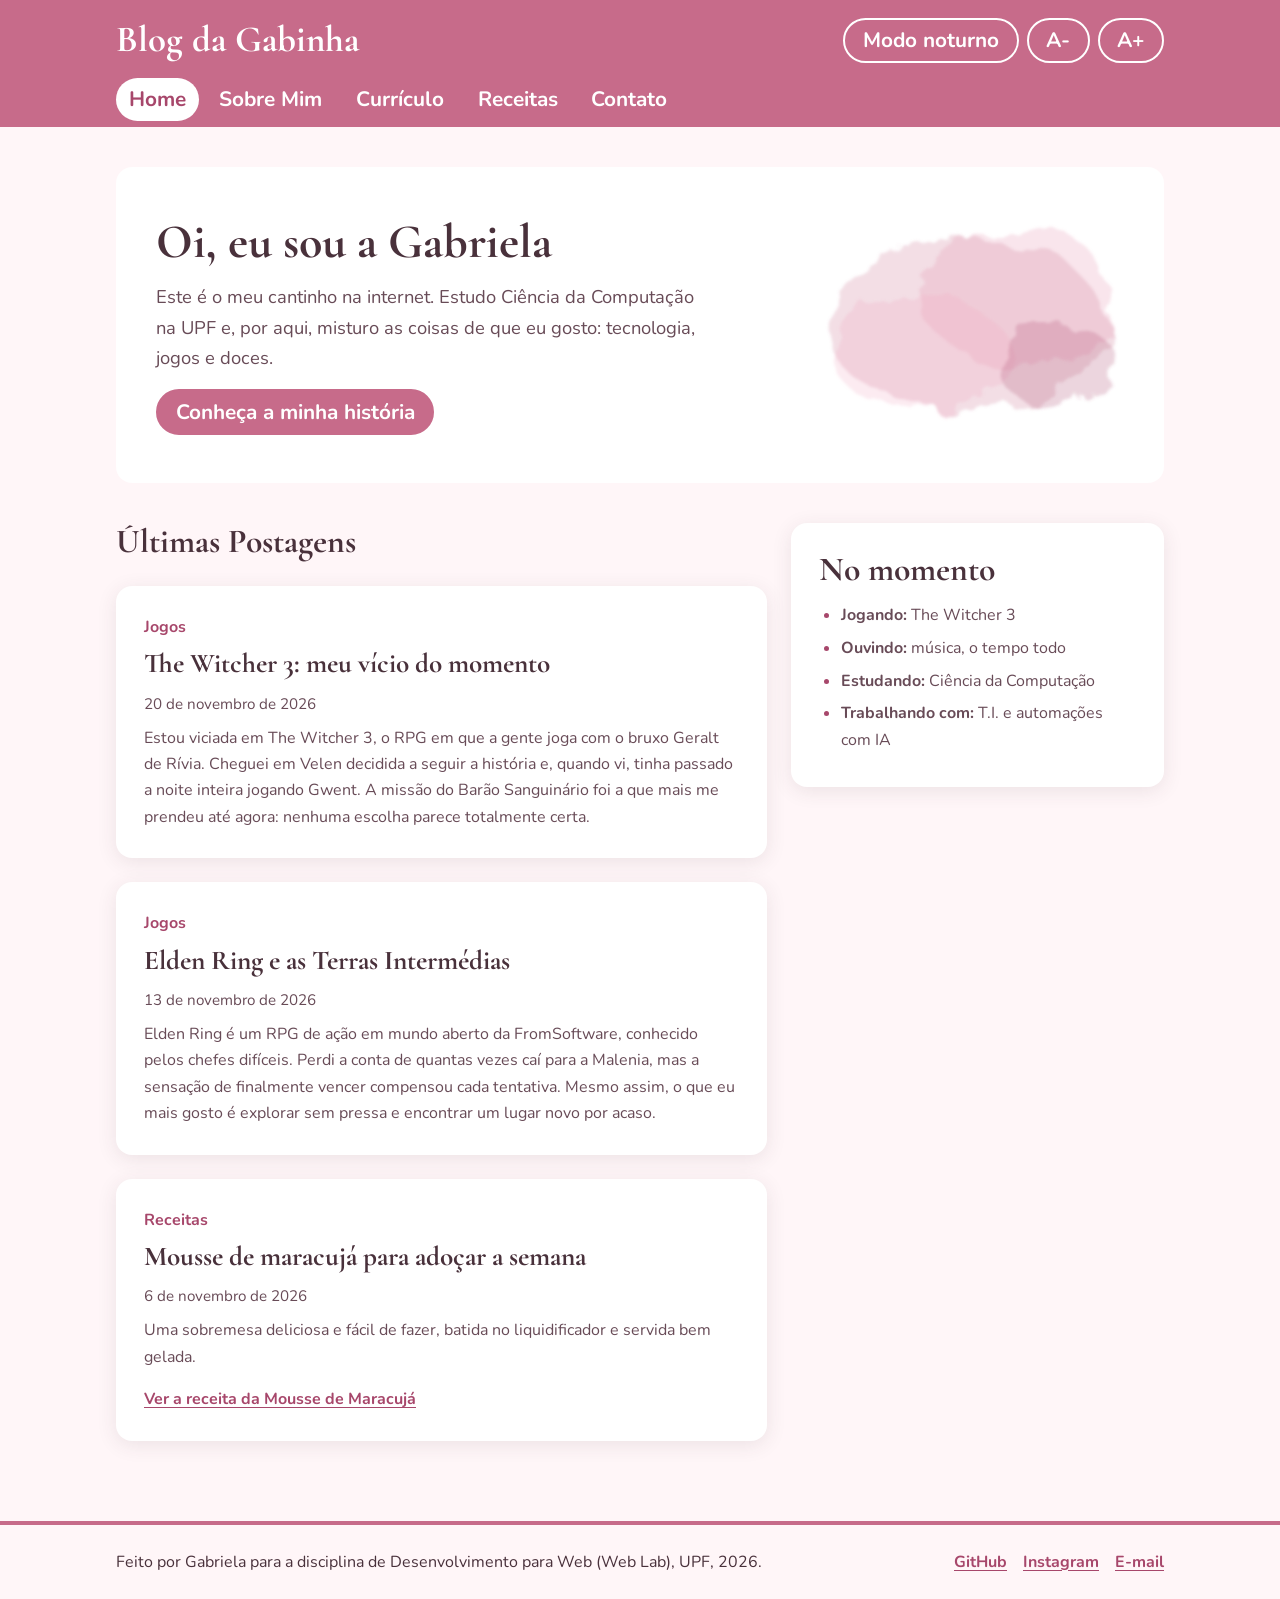
<file: index.html>
<!DOCTYPE html>
<html lang="pt-BR">
<head>
  <meta charset="UTF-8">
  <meta name="viewport" content="width=device-width, initial-scale=1">
  <meta name="description" content="Blog da Gabinha: computação, jogos e receitas doces.">
  <title>Home | Blog da Gabinha</title>
  <link rel="icon" href="assets/favicon.svg" type="image/svg+xml">
  <link rel="preconnect" href="https://fonts.googleapis.com">
  <link rel="preconnect" href="https://fonts.gstatic.com" crossorigin>
  <link rel="stylesheet" href="https://fonts.googleapis.com/css2?family=Cormorant+Garamond:wght@600;700&amp;family=Nunito:wght@400;700&amp;display=swap">
  <link rel="stylesheet" href="css/style.css">
  <script src="js/script.js"></script>
</head>
<body>
  <a class="skip-link" href="#content">Pular para o conteúdo</a>

  <header class="site-header">
    <div class="container header-content">
      <a class="site-title" href="index.html">Blog da Gabinha</a>
      <div class="reading-tools" role="group" aria-label="Ferramentas de leitura">
        <button type="button" id="theme-toggle">Modo noturno</button>
        <button type="button" id="font-decrease" aria-label="Diminuir a fonte">A-</button>
        <button type="button" id="font-increase" aria-label="Aumentar a fonte">A+</button>
      </div>
    </div>
  </header>

  <nav class="site-nav" aria-label="Menu principal">
    <div class="container">
      <ul class="menu">
        <li><a href="index.html" aria-current="page">Home</a></li>
        <li><a href="about.html">Sobre Mim</a></li>
        <li><a href="curriculum.html">Currículo</a></li>
        <li><a href="receitas.html">Receitas</a></li>
        <li><a href="contact.html">Contato</a></li>
      </ul>
    </div>
  </nav>

  <main id="content" class="container">
    <section class="hero">
      <h1>Oi, eu sou a Gabriela</h1>
      <p>Este é o meu cantinho na internet. Estudo Ciência da Computação na UPF e, por aqui, misturo as coisas de que eu gosto: tecnologia, jogos e doces.</p>
      <p><a class="button" href="about.html">Conheça a minha história</a></p>
    </section>

    <div class="home-layout">
      <section class="feed" aria-labelledby="feed-title">
        <h2 id="feed-title">Últimas Postagens</h2>

        <article class="card">
          <p class="label">Jogos</p>
          <h3>The Witcher 3: meu vício do momento</h3>
          <p class="post-date"><time datetime="2026-11-20">20 de novembro de 2026</time></p>
          <p>Estou viciada em The Witcher 3, o RPG em que a gente joga com o bruxo Geralt de Rívia. Cheguei em Velen decidida a seguir a história e, quando vi, tinha passado a noite inteira jogando Gwent. A missão do Barão Sanguinário foi a que mais me prendeu até agora: nenhuma escolha parece totalmente certa.</p>
        </article>

        <article class="card">
          <p class="label">Jogos</p>
          <h3>Elden Ring e as Terras Intermédias</h3>
          <p class="post-date"><time datetime="2026-11-13">13 de novembro de 2026</time></p>
          <p>Elden Ring é um RPG de ação em mundo aberto da FromSoftware, conhecido pelos chefes difíceis. Perdi a conta de quantas vezes caí para a Malenia, mas a sensação de finalmente vencer compensou cada tentativa. Mesmo assim, o que eu mais gosto é explorar sem pressa e encontrar um lugar novo por acaso.</p>
        </article>

        <article class="card">
          <p class="label">Receitas</p>
          <h3>Mousse de maracujá para adoçar a semana</h3>
          <p class="post-date"><time datetime="2026-11-06">6 de novembro de 2026</time></p>
          <p>Uma sobremesa deliciosa e fácil de fazer, batida no liquidificador e servida bem gelada.</p>
          <p><a href="passion-fruit-mousse.html">Ver a receita da Mousse de Maracujá</a></p>
        </article>
      </section>

      <aside class="card" aria-labelledby="now-title">
        <h2 id="now-title">No momento</h2>
        <ul>
          <li><strong>Jogando:</strong> The Witcher 3</li>
          <li><strong>Ouvindo:</strong> música, o tempo todo</li>
          <li><strong>Estudando:</strong> Ciência da Computação</li>
          <li><strong>Trabalhando com:</strong> T.I. e automações com IA</li>
        </ul>
      </aside>
    </div>
  </main>

  <footer class="site-footer">
    <div class="container footer-content">
      <p>Feito por Gabriela para a disciplina de Desenvolvimento para Web (Web Lab), UPF, 2026.</p>
      <ul class="social-links">
        <li><a href="https://github.com/dev-gabrs">GitHub</a></li>
        <li><a href="https://www.instagram.com/gabriela.toldo_/">Instagram</a></li>
        <li><a href="mailto:gabrielatoldo1@gmail.com">E-mail</a></li>
      </ul>
    </div>
  </footer>
</body>
</html>
</file>
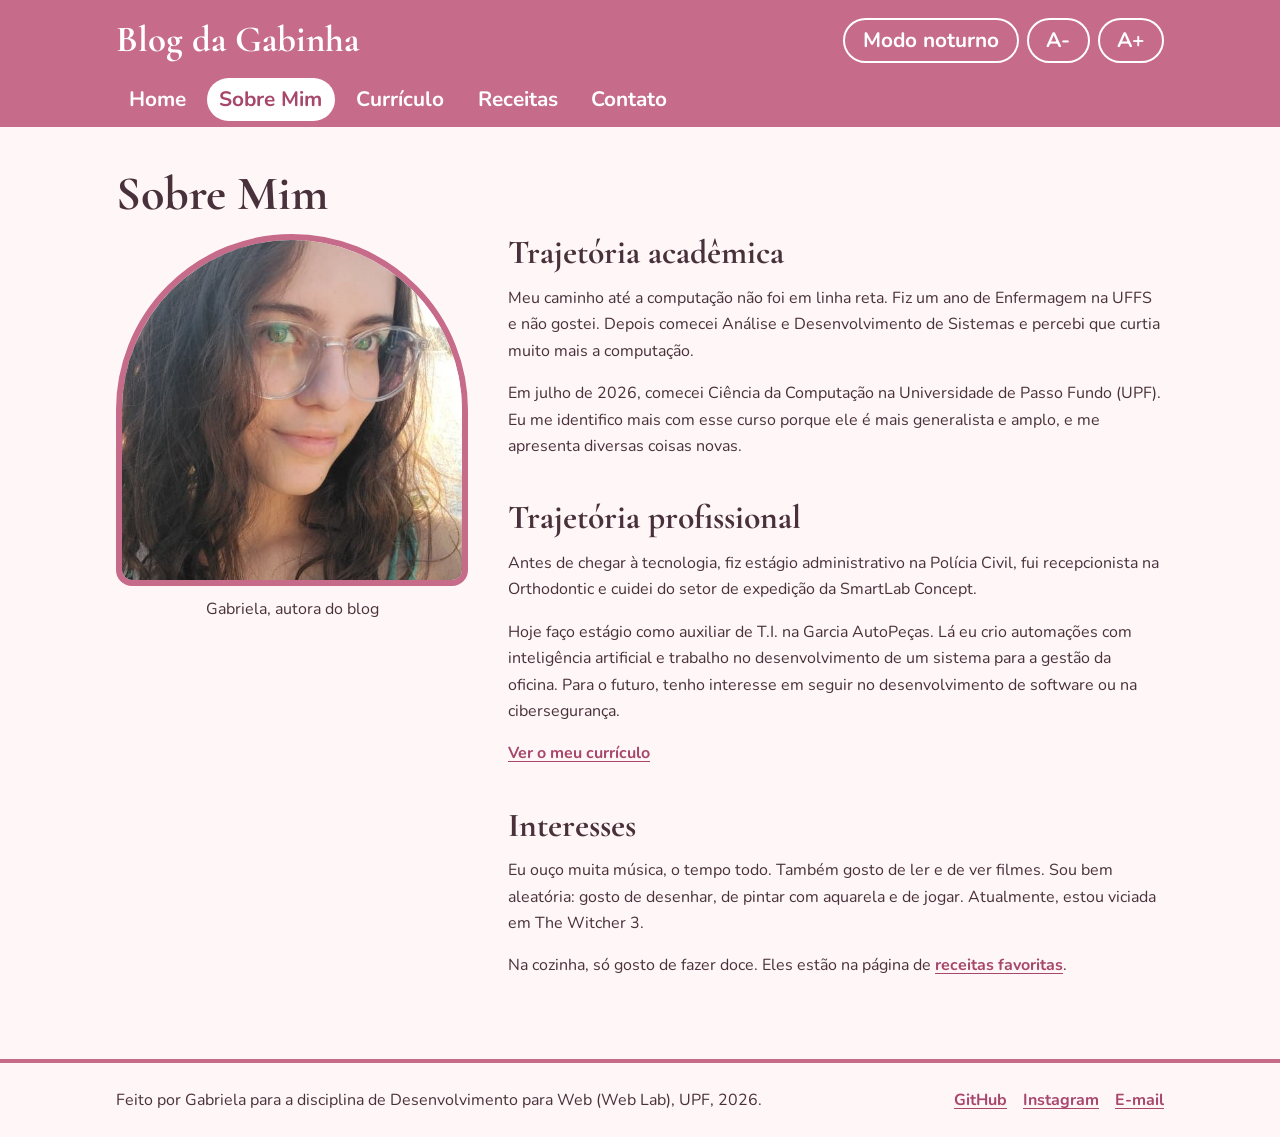
<file: about.html>
<!DOCTYPE html>
<html lang="pt-BR">
<head>
  <meta charset="UTF-8">
  <meta name="viewport" content="width=device-width, initial-scale=1">
  <meta name="description" content="A trajetória acadêmica, profissional e os interesses da Gabriela.">
  <title>Sobre Mim | Blog da Gabinha</title>
  <link rel="icon" href="assets/favicon.svg" type="image/svg+xml">
  <link rel="preconnect" href="https://fonts.googleapis.com">
  <link rel="preconnect" href="https://fonts.gstatic.com" crossorigin>
  <link rel="stylesheet" href="https://fonts.googleapis.com/css2?family=Cormorant+Garamond:wght@600;700&amp;family=Nunito:wght@400;700&amp;display=swap">
  <link rel="stylesheet" href="css/style.css">
  <script src="js/script.js"></script>
</head>
<body>
  <a class="skip-link" href="#content">Pular para o conteúdo</a>

  <header class="site-header">
    <div class="container header-content">
      <a class="site-title" href="index.html">Blog da Gabinha</a>
      <div class="reading-tools" role="group" aria-label="Ferramentas de leitura">
        <button type="button" id="theme-toggle">Modo noturno</button>
        <button type="button" id="font-decrease" aria-label="Diminuir a fonte">A-</button>
        <button type="button" id="font-increase" aria-label="Aumentar a fonte">A+</button>
      </div>
    </div>
  </header>

  <nav class="site-nav" aria-label="Menu principal">
    <div class="container">
      <ul class="menu">
        <li><a href="index.html">Home</a></li>
        <li><a href="about.html" aria-current="page">Sobre Mim</a></li>
        <li><a href="curriculum.html">Currículo</a></li>
        <li><a href="receitas.html">Receitas</a></li>
        <li><a href="contact.html">Contato</a></li>
      </ul>
    </div>
  </nav>

  <main id="content" class="container">
    <h1>Sobre Mim</h1>

    <article class="about-layout">
      <figure class="portrait">
        <img src="assets/profile.jpg" width="520" height="520" alt="Gabriela, de cabelo castanho ondulado e óculos de armação transparente, sorrindo em frente a um lago.">
        <figcaption>Gabriela, autora do blog</figcaption>
      </figure>

      <div>
        <section aria-labelledby="academic-title">
          <h2 id="academic-title">Trajetória acadêmica</h2>
          <p>Meu caminho até a computação não foi em linha reta. Fiz um ano de Enfermagem na UFFS e não gostei. Depois comecei Análise e Desenvolvimento de Sistemas e percebi que curtia muito mais a computação.</p>
          <p>Em julho de 2026, comecei Ciência da Computação na Universidade de Passo Fundo (UPF). Eu me identifico mais com esse curso porque ele é mais generalista e amplo, e me apresenta diversas coisas novas.</p>
        </section>

        <section aria-labelledby="professional-title">
          <h2 id="professional-title">Trajetória profissional</h2>
          <p>Antes de chegar à tecnologia, fiz estágio administrativo na Polícia Civil, fui recepcionista na Orthodontic e cuidei do setor de expedição da SmartLab Concept.</p>
          <p>Hoje faço estágio como auxiliar de T.I. na Garcia AutoPeças. Lá eu crio automações com inteligência artificial e trabalho no desenvolvimento de um sistema para a gestão da oficina. Para o futuro, tenho interesse em seguir no desenvolvimento de software ou na cibersegurança.</p>
          <p><a href="curriculum.html">Ver o meu currículo</a></p>
        </section>

        <section aria-labelledby="interests-title">
          <h2 id="interests-title">Interesses</h2>
          <p>Eu ouço muita música, o tempo todo. Também gosto de ler e de ver filmes. Sou bem aleatória: gosto de desenhar, de pintar com aquarela e de jogar. Atualmente, estou viciada em The Witcher 3.</p>
          <p>Na cozinha, só gosto de fazer doce. Eles estão na página de <a href="receitas.html">receitas favoritas</a>.</p>
        </section>
      </div>
    </article>
  </main>

  <footer class="site-footer">
    <div class="container footer-content">
      <p>Feito por Gabriela para a disciplina de Desenvolvimento para Web (Web Lab), UPF, 2026.</p>
      <ul class="social-links">
        <li><a href="https://github.com/dev-gabrs">GitHub</a></li>
        <li><a href="https://www.instagram.com/gabriela.toldo_/">Instagram</a></li>
        <li><a href="mailto:gabrielatoldo1@gmail.com">E-mail</a></li>
      </ul>
    </div>
  </footer>
</body>
</html>
</file>
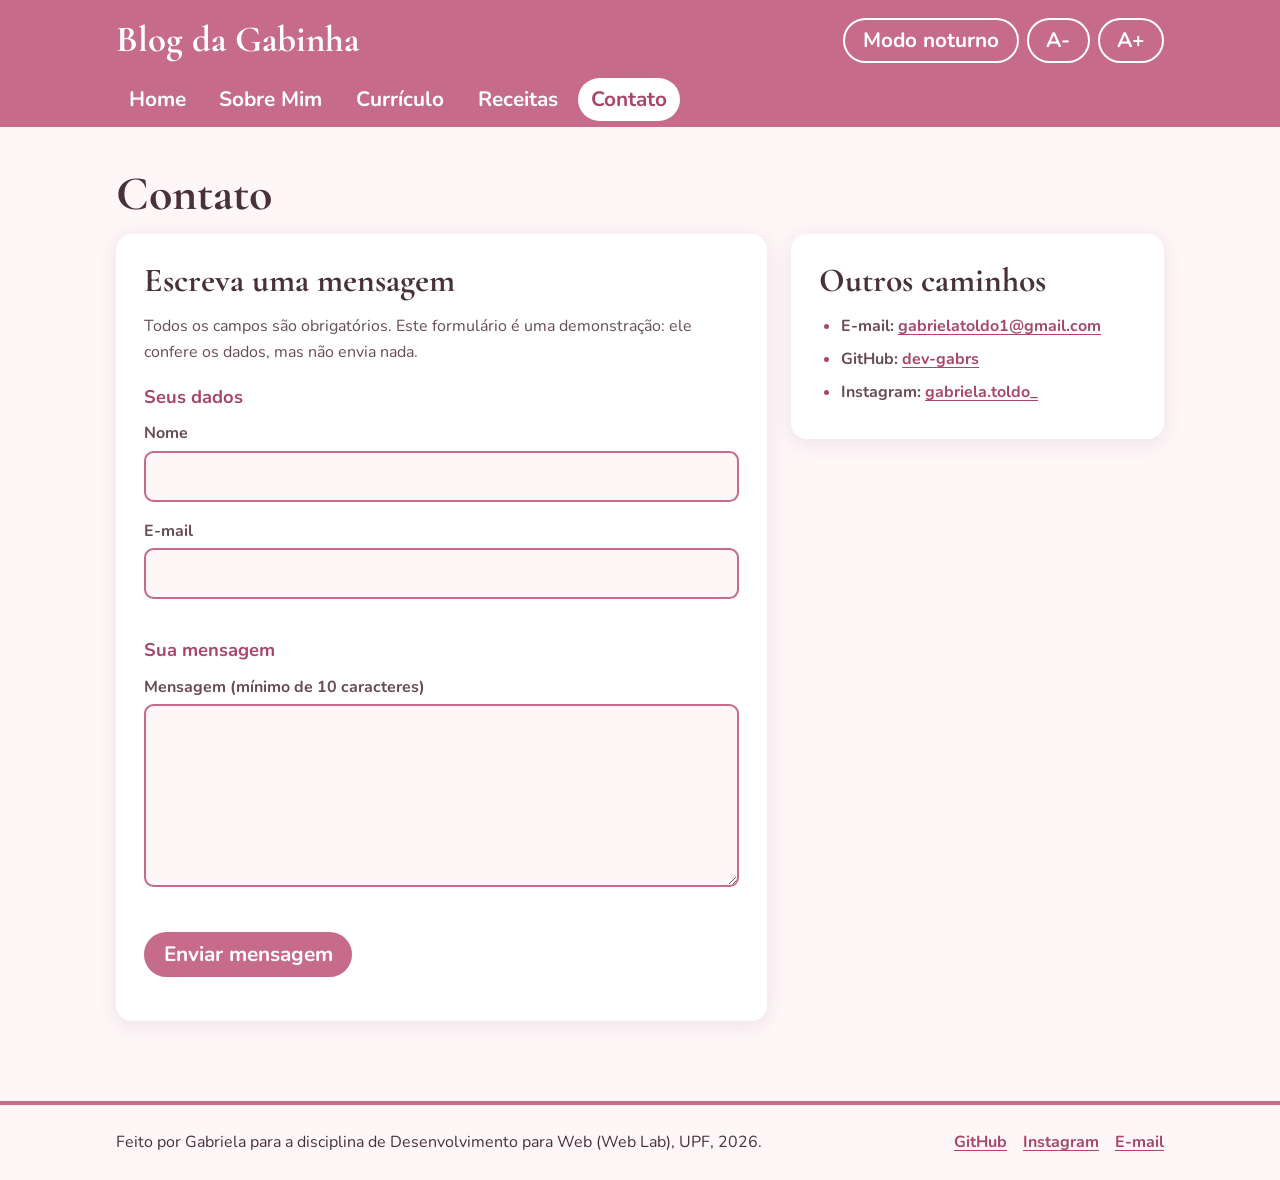
<file: contact.html>
<!DOCTYPE html>
<html lang="pt-BR">
<head>
  <meta charset="UTF-8">
  <meta name="viewport" content="width=device-width, initial-scale=1">
  <meta name="description" content="Formulário e links para falar com a Gabriela.">
  <title>Contato | Blog da Gabinha</title>
  <link rel="icon" href="assets/favicon.svg" type="image/svg+xml">
  <link rel="preconnect" href="https://fonts.googleapis.com">
  <link rel="preconnect" href="https://fonts.gstatic.com" crossorigin>
  <link rel="stylesheet" href="https://fonts.googleapis.com/css2?family=Cormorant+Garamond:wght@600;700&amp;family=Nunito:wght@400;700&amp;display=swap">
  <link rel="stylesheet" href="css/style.css">
  <script src="js/script.js"></script>
</head>
<body>
  <a class="skip-link" href="#content">Pular para o conteúdo</a>

  <header class="site-header">
    <div class="container header-content">
      <a class="site-title" href="index.html">Blog da Gabinha</a>
      <div class="reading-tools" role="group" aria-label="Ferramentas de leitura">
        <button type="button" id="theme-toggle">Modo noturno</button>
        <button type="button" id="font-decrease" aria-label="Diminuir a fonte">A-</button>
        <button type="button" id="font-increase" aria-label="Aumentar a fonte">A+</button>
      </div>
    </div>
  </header>

  <nav class="site-nav" aria-label="Menu principal">
    <div class="container">
      <ul class="menu">
        <li><a href="index.html">Home</a></li>
        <li><a href="about.html">Sobre Mim</a></li>
        <li><a href="curriculum.html">Currículo</a></li>
        <li><a href="receitas.html">Receitas</a></li>
        <li><a href="contact.html" aria-current="page">Contato</a></li>
      </ul>
    </div>
  </nav>

  <main id="content" class="container">
    <h1>Contato</h1>

    <div class="contact-layout">
      <section class="card" aria-labelledby="form-title">
        <h2 id="form-title">Escreva uma mensagem</h2>
        <p>Todos os campos são obrigatórios. Este formulário é uma demonstração: ele confere os dados, mas não envia nada.</p>

        <form id="contact-form" novalidate>
          <fieldset>
            <legend>Seus dados</legend>
            <div class="field">
              <label for="name">Nome</label>
              <input type="text" id="name" name="name" autocomplete="name" required aria-describedby="name-error">
              <p class="error-message" id="name-error" aria-live="polite"></p>
            </div>
            <div class="field">
              <label for="email">E-mail</label>
              <input type="email" id="email" name="email" autocomplete="email" required aria-describedby="email-error">
              <p class="error-message" id="email-error" aria-live="polite"></p>
            </div>
          </fieldset>

          <fieldset>
            <legend>Sua mensagem</legend>
            <div class="field">
              <label for="message">Mensagem (mínimo de 10 caracteres)</label>
              <textarea id="message" name="message" rows="6" required aria-describedby="message-error"></textarea>
              <p class="error-message" id="message-error" aria-live="polite"></p>
            </div>
          </fieldset>

          <button type="submit">Enviar mensagem</button>
          <p class="success-message" id="form-success" role="status"></p>
        </form>
      </section>

      <aside class="card" aria-labelledby="links-title">
        <h2 id="links-title">Outros caminhos</h2>
        <ul>
          <li><strong>E-mail:</strong> <a href="mailto:gabrielatoldo1@gmail.com">gabrielatoldo1@gmail.com</a></li>
          <li><strong>GitHub:</strong> <a href="https://github.com/dev-gabrs">dev-gabrs</a></li>
          <li><strong>Instagram:</strong> <a href="https://www.instagram.com/gabriela.toldo_/">gabriela.toldo_</a></li>
        </ul>
      </aside>
    </div>
  </main>

  <footer class="site-footer">
    <div class="container footer-content">
      <p>Feito por Gabriela para a disciplina de Desenvolvimento para Web (Web Lab), UPF, 2026.</p>
      <ul class="social-links">
        <li><a href="https://github.com/dev-gabrs">GitHub</a></li>
        <li><a href="https://www.instagram.com/gabriela.toldo_/">Instagram</a></li>
        <li><a href="mailto:gabrielatoldo1@gmail.com">E-mail</a></li>
      </ul>
    </div>
  </footer>
</body>
</html>
</file>
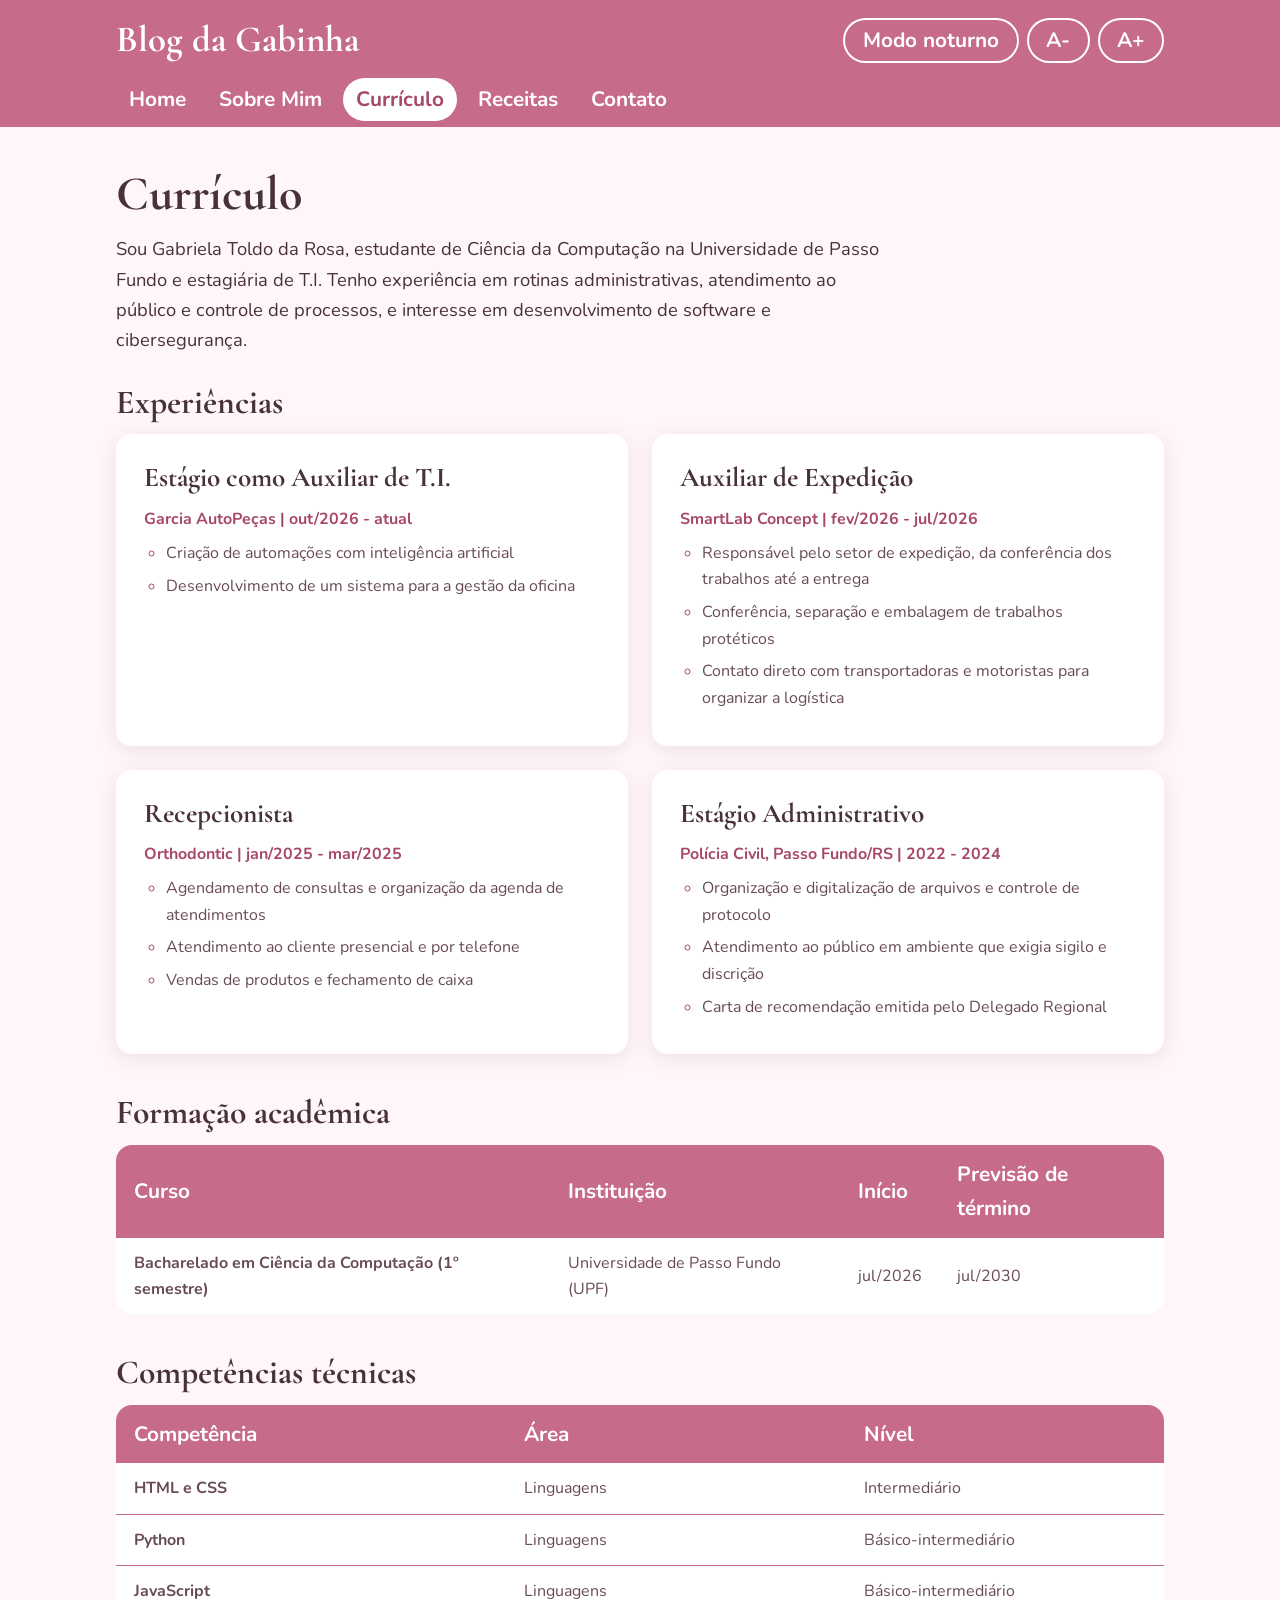
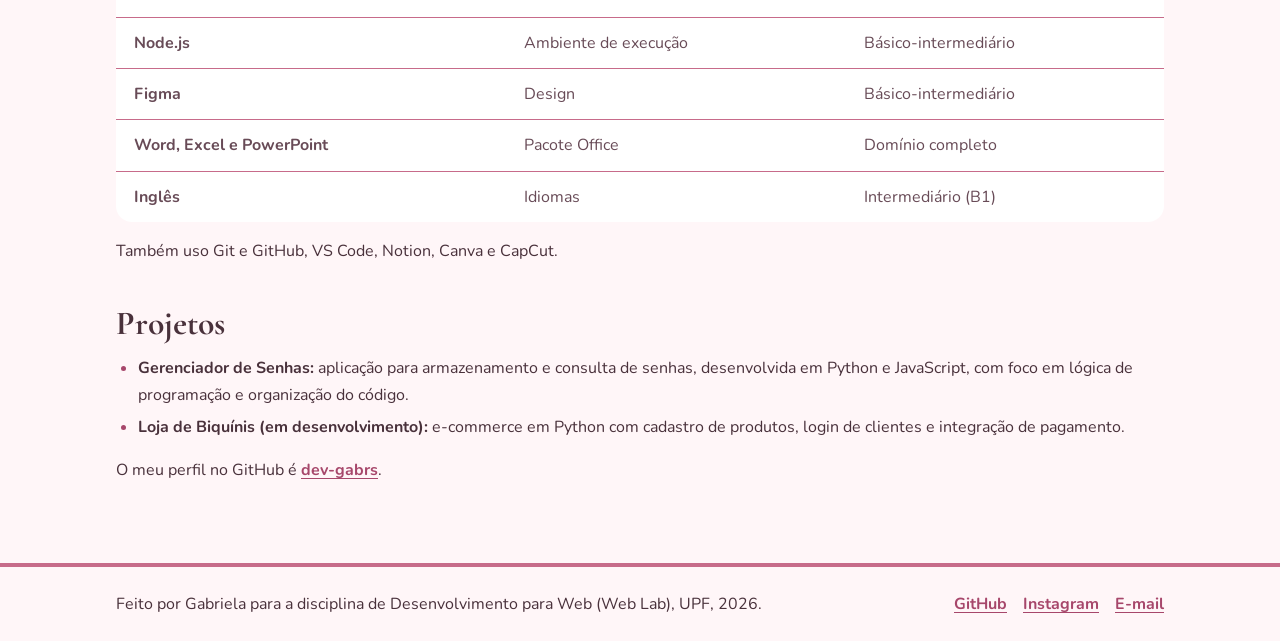
<file: curriculum.html>
<!DOCTYPE html>
<html lang="pt-BR">
<head>
  <meta charset="UTF-8">
  <meta name="viewport" content="width=device-width, initial-scale=1">
  <meta name="description" content="Formação, experiências, projetos e competências técnicas da Gabriela.">
  <title>Currículo | Blog da Gabinha</title>
  <link rel="icon" href="assets/favicon.svg" type="image/svg+xml">
  <link rel="preconnect" href="https://fonts.googleapis.com">
  <link rel="preconnect" href="https://fonts.gstatic.com" crossorigin>
  <link rel="stylesheet" href="https://fonts.googleapis.com/css2?family=Cormorant+Garamond:wght@600;700&amp;family=Nunito:wght@400;700&amp;display=swap">
  <link rel="stylesheet" href="css/style.css">
  <script src="js/script.js"></script>
</head>
<body>
  <a class="skip-link" href="#content">Pular para o conteúdo</a>

  <header class="site-header">
    <div class="container header-content">
      <a class="site-title" href="index.html">Blog da Gabinha</a>
      <div class="reading-tools" role="group" aria-label="Ferramentas de leitura">
        <button type="button" id="theme-toggle">Modo noturno</button>
        <button type="button" id="font-decrease" aria-label="Diminuir a fonte">A-</button>
        <button type="button" id="font-increase" aria-label="Aumentar a fonte">A+</button>
      </div>
    </div>
  </header>

  <nav class="site-nav" aria-label="Menu principal">
    <div class="container">
      <ul class="menu">
        <li><a href="index.html">Home</a></li>
        <li><a href="about.html">Sobre Mim</a></li>
        <li><a href="curriculum.html" aria-current="page">Currículo</a></li>
        <li><a href="receitas.html">Receitas</a></li>
        <li><a href="contact.html">Contato</a></li>
      </ul>
    </div>
  </nav>

  <main id="content" class="container">
    <h1>Currículo</h1>
    <p class="intro">Sou Gabriela Toldo da Rosa, estudante de Ciência da Computação na Universidade de Passo Fundo e estagiária de T.I. Tenho experiência em rotinas administrativas, atendimento ao público e controle de processos, e interesse em desenvolvimento de software e cibersegurança.</p>

    <section aria-labelledby="experience-title">
      <h2 id="experience-title">Experiências</h2>
      <ul class="card-grid card-grid-wide">
        <li class="card">
          <h3>Estágio como Auxiliar de T.I.</h3>
          <p class="label">Garcia AutoPeças | out/2026 - atual</p>
          <ul>
            <li>Criação de automações com inteligência artificial</li>
            <li>Desenvolvimento de um sistema para a gestão da oficina</li>
          </ul>
        </li>
        <li class="card">
          <h3>Auxiliar de Expedição</h3>
          <p class="label">SmartLab Concept | fev/2026 - jul/2026</p>
          <ul>
            <li>Responsável pelo setor de expedição, da conferência dos trabalhos até a entrega</li>
            <li>Conferência, separação e embalagem de trabalhos protéticos</li>
            <li>Contato direto com transportadoras e motoristas para organizar a logística</li>
          </ul>
        </li>
        <li class="card">
          <h3>Recepcionista</h3>
          <p class="label">Orthodontic | jan/2025 - mar/2025</p>
          <ul>
            <li>Agendamento de consultas e organização da agenda de atendimentos</li>
            <li>Atendimento ao cliente presencial e por telefone</li>
            <li>Vendas de produtos e fechamento de caixa</li>
          </ul>
        </li>
        <li class="card">
          <h3>Estágio Administrativo</h3>
          <p class="label">Polícia Civil, Passo Fundo/RS | 2022 - 2024</p>
          <ul>
            <li>Organização e digitalização de arquivos e controle de protocolo</li>
            <li>Atendimento ao público em ambiente que exigia sigilo e discrição</li>
            <li>Carta de recomendação emitida pelo Delegado Regional</li>
          </ul>
        </li>
      </ul>
    </section>

    <section aria-labelledby="education-title">
      <h2 id="education-title">Formação acadêmica</h2>
      <div class="table-wrapper" role="region" aria-labelledby="education-title" tabindex="0">
        <table>
          <thead>
            <tr>
              <th scope="col">Curso</th>
              <th scope="col">Instituição</th>
              <th scope="col">Início</th>
              <th scope="col">Previsão de término</th>
            </tr>
          </thead>
          <tbody>
            <tr>
              <th scope="row">Bacharelado em Ciência da Computação (1º semestre)</th>
              <td>Universidade de Passo Fundo (UPF)</td>
              <td>jul/2026</td>
              <td>jul/2030</td>
            </tr>
          </tbody>
        </table>
      </div>
    </section>

    <section aria-labelledby="skills-title">
      <h2 id="skills-title">Competências técnicas</h2>
      <div class="table-wrapper" role="region" aria-labelledby="skills-title" tabindex="0">
        <table>
          <thead>
            <tr>
              <th scope="col">Competência</th>
              <th scope="col">Área</th>
              <th scope="col">Nível</th>
            </tr>
          </thead>
          <tbody>
            <tr>
              <th scope="row">HTML e CSS</th>
              <td>Linguagens</td>
              <td>Intermediário</td>
            </tr>
            <tr>
              <th scope="row">Python</th>
              <td>Linguagens</td>
              <td>Básico-intermediário</td>
            </tr>
            <tr>
              <th scope="row">JavaScript</th>
              <td>Linguagens</td>
              <td>Básico-intermediário</td>
            </tr>
            <tr>
              <th scope="row">Node.js</th>
              <td>Ambiente de execução</td>
              <td>Básico-intermediário</td>
            </tr>
            <tr>
              <th scope="row">Figma</th>
              <td>Design</td>
              <td>Básico-intermediário</td>
            </tr>
            <tr>
              <th scope="row">Word, Excel e PowerPoint</th>
              <td>Pacote Office</td>
              <td>Domínio completo</td>
            </tr>
            <tr>
              <th scope="row">Inglês</th>
              <td>Idiomas</td>
              <td>Intermediário (B1)</td>
            </tr>
          </tbody>
        </table>
      </div>
      <p>Também uso Git e GitHub, VS Code, Notion, Canva e CapCut.</p>
    </section>

    <section aria-labelledby="projects-title">
      <h2 id="projects-title">Projetos</h2>
      <ul>
        <li><strong>Gerenciador de Senhas:</strong> aplicação para armazenamento e consulta de senhas, desenvolvida em Python e JavaScript, com foco em lógica de programação e organização do código.</li>
        <li><strong>Loja de Biquínis (em desenvolvimento):</strong> e-commerce em Python com cadastro de produtos, login de clientes e integração de pagamento.</li>
      </ul>
      <p>O meu perfil no GitHub é <a href="https://github.com/dev-gabrs">dev-gabrs</a>.</p>
    </section>
  </main>

  <footer class="site-footer">
    <div class="container footer-content">
      <p>Feito por Gabriela para a disciplina de Desenvolvimento para Web (Web Lab), UPF, 2026.</p>
      <ul class="social-links">
        <li><a href="https://github.com/dev-gabrs">GitHub</a></li>
        <li><a href="https://www.instagram.com/gabriela.toldo_/">Instagram</a></li>
        <li><a href="mailto:gabrielatoldo1@gmail.com">E-mail</a></li>
      </ul>
    </div>
  </footer>
</body>
</html>
</file>
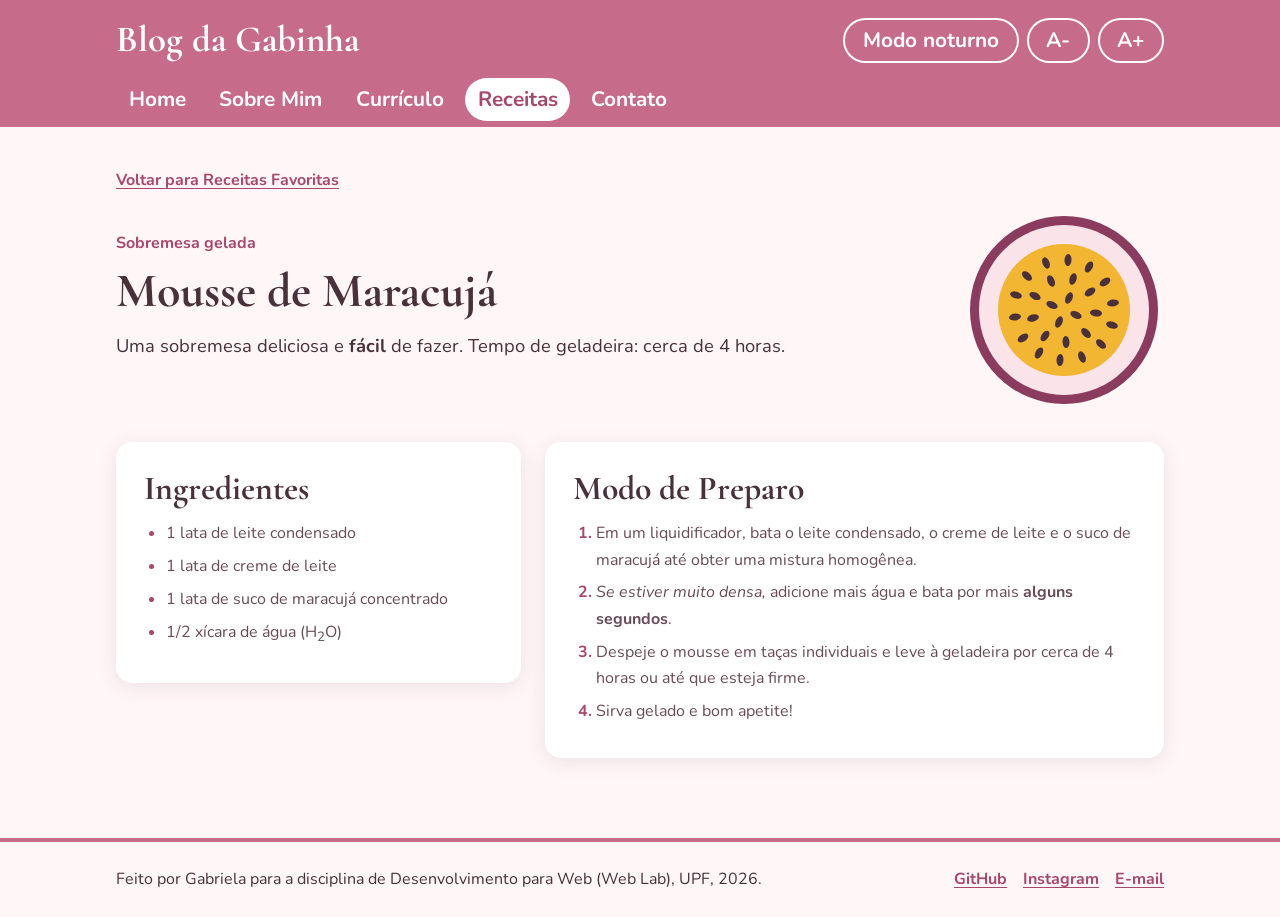
<file: passion-fruit-mousse.html>
<!DOCTYPE html>
<html lang="pt-BR">
<head>
  <meta charset="UTF-8">
  <meta name="viewport" content="width=device-width, initial-scale=1">
  <meta name="description" content="Ingredientes e modo de preparo da Mousse de Maracujá.">
  <title>Mousse de Maracujá | Blog da Gabinha</title>
  <link rel="icon" href="assets/favicon.svg" type="image/svg+xml">
  <link rel="preconnect" href="https://fonts.googleapis.com">
  <link rel="preconnect" href="https://fonts.gstatic.com" crossorigin>
  <link rel="stylesheet" href="https://fonts.googleapis.com/css2?family=Cormorant+Garamond:wght@600;700&amp;family=Nunito:wght@400;700&amp;display=swap">
  <link rel="stylesheet" href="css/style.css">
  <script src="js/script.js"></script>
</head>
<body>
  <a class="skip-link" href="#content">Pular para o conteúdo</a>

  <header class="site-header">
    <div class="container header-content">
      <a class="site-title" href="index.html">Blog da Gabinha</a>
      <div class="reading-tools" role="group" aria-label="Ferramentas de leitura">
        <button type="button" id="theme-toggle">Modo noturno</button>
        <button type="button" id="font-decrease" aria-label="Diminuir a fonte">A-</button>
        <button type="button" id="font-increase" aria-label="Aumentar a fonte">A+</button>
      </div>
    </div>
  </header>

  <nav class="site-nav" aria-label="Menu principal">
    <div class="container">
      <ul class="menu">
        <li><a href="index.html">Home</a></li>
        <li><a href="about.html">Sobre Mim</a></li>
        <li><a href="curriculum.html">Currículo</a></li>
        <li><a href="receitas.html" aria-current="true">Receitas</a></li>
        <li><a href="contact.html">Contato</a></li>
      </ul>
    </div>
  </nav>

  <main id="content" class="container">
    <p><a href="receitas.html">Voltar para Receitas Favoritas</a></p>

    <article>
      <header class="recipe-header">
        <div>
          <p class="label">Sobremesa gelada</p>
          <h1>Mousse de Maracujá</h1>
          <p class="intro">Uma sobremesa deliciosa e <strong>fácil</strong> de fazer. Tempo de geladeira: cerca de 4 horas.</p>
        </div>
        <img src="assets/passion-fruit.svg" width="200" height="200" alt="Ilustração de um maracujá cortado ao meio, com a polpa amarela e as sementes à mostra.">
      </header>

      <div class="recipe-layout">
        <section class="card" aria-labelledby="ingredients-title">
          <h2 id="ingredients-title">Ingredientes</h2>
          <ul>
            <li>1 lata de leite condensado</li>
            <li>1 lata de creme de leite</li>
            <li>1 lata de suco de maracujá concentrado</li>
            <li>1/2 xícara de água (H<sub>2</sub>O)</li>
          </ul>
        </section>

        <section class="card" aria-labelledby="steps-title">
          <h2 id="steps-title">Modo de Preparo</h2>
          <ol>
            <li>Em um liquidificador, bata o leite condensado, o creme de leite e o suco de maracujá até obter uma mistura homogênea.</li>
            <li><em>Se estiver muito densa,</em> adicione mais água e bata por mais <strong>alguns segundos</strong>.</li>
            <li>Despeje o mousse em taças individuais e leve à geladeira por cerca de 4 horas ou até que esteja firme.</li>
            <li>Sirva gelado e bom apetite!</li>
          </ol>
        </section>
      </div>
    </article>
  </main>

  <footer class="site-footer">
    <div class="container footer-content">
      <p>Feito por Gabriela para a disciplina de Desenvolvimento para Web (Web Lab), UPF, 2026.</p>
      <ul class="social-links">
        <li><a href="https://github.com/dev-gabrs">GitHub</a></li>
        <li><a href="https://www.instagram.com/gabriela.toldo_/">Instagram</a></li>
        <li><a href="mailto:gabrielatoldo1@gmail.com">E-mail</a></li>
      </ul>
    </div>
  </footer>
</body>
</html>
</file>
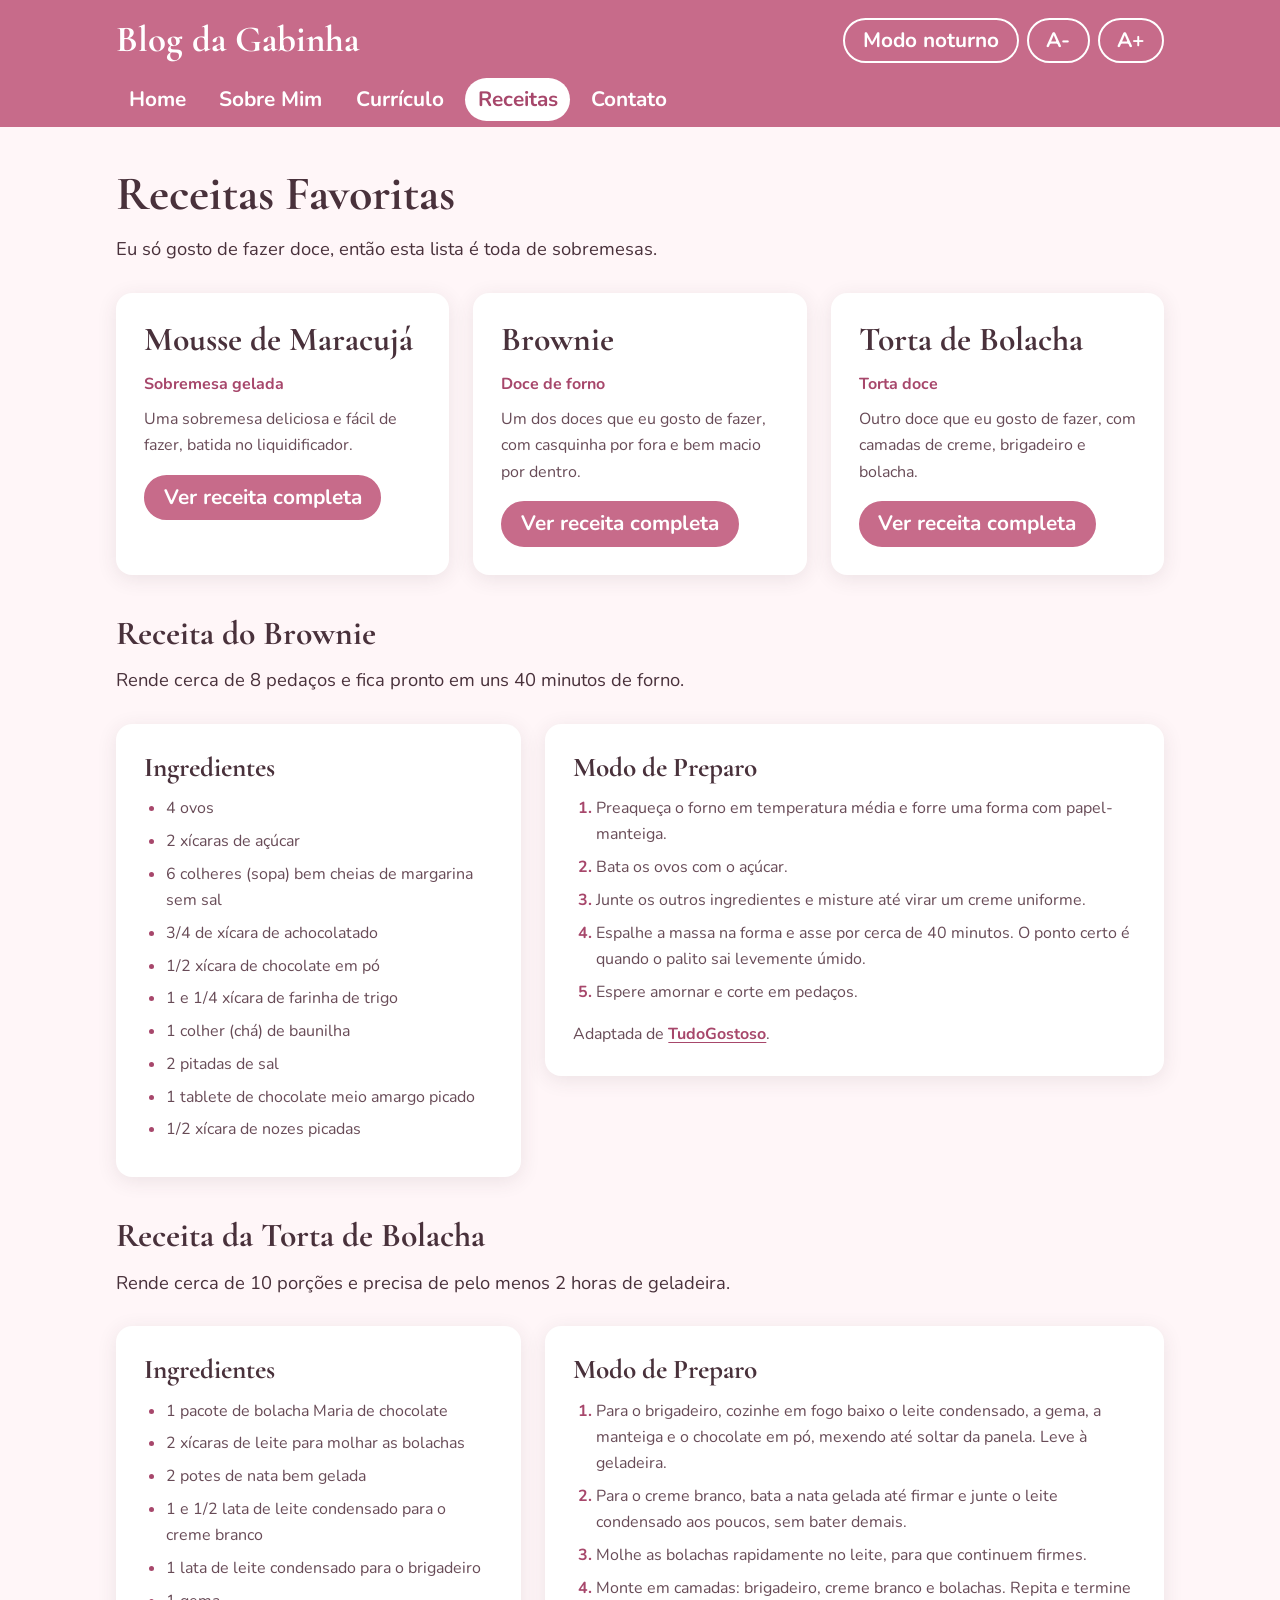
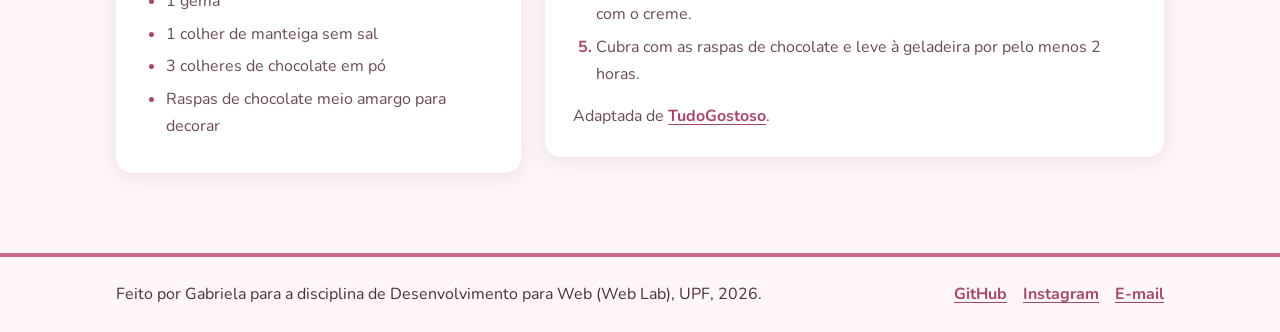
<file: receitas.html>
<!DOCTYPE html>
<html lang="pt-BR">
<head>
  <meta charset="UTF-8">
  <meta name="viewport" content="width=device-width, initial-scale=1">
  <meta name="description" content="As receitas doces favoritas da Gabriela.">
  <title>Receitas Favoritas | Blog da Gabinha</title>
  <link rel="icon" href="assets/favicon.svg" type="image/svg+xml">
  <link rel="preconnect" href="https://fonts.googleapis.com">
  <link rel="preconnect" href="https://fonts.gstatic.com" crossorigin>
  <link rel="stylesheet" href="https://fonts.googleapis.com/css2?family=Cormorant+Garamond:wght@600;700&amp;family=Nunito:wght@400;700&amp;display=swap">
  <link rel="stylesheet" href="css/style.css">
  <script src="js/script.js"></script>
</head>
<body>
  <a class="skip-link" href="#content">Pular para o conteúdo</a>

  <header class="site-header">
    <div class="container header-content">
      <a class="site-title" href="index.html">Blog da Gabinha</a>
      <div class="reading-tools" role="group" aria-label="Ferramentas de leitura">
        <button type="button" id="theme-toggle">Modo noturno</button>
        <button type="button" id="font-decrease" aria-label="Diminuir a fonte">A-</button>
        <button type="button" id="font-increase" aria-label="Aumentar a fonte">A+</button>
      </div>
    </div>
  </header>

  <nav class="site-nav" aria-label="Menu principal">
    <div class="container">
      <ul class="menu">
        <li><a href="index.html">Home</a></li>
        <li><a href="about.html">Sobre Mim</a></li>
        <li><a href="curriculum.html">Currículo</a></li>
        <li><a href="receitas.html" aria-current="page">Receitas</a></li>
        <li><a href="contact.html">Contato</a></li>
      </ul>
    </div>
  </nav>

  <main id="content" class="container">
    <h1>Receitas Favoritas</h1>
    <p class="intro">Eu só gosto de fazer doce, então esta lista é toda de sobremesas.</p>

    <ul class="card-grid">
      <li class="card">
        <h2>Mousse de Maracujá</h2>
        <p class="label">Sobremesa gelada</p>
        <p>Uma sobremesa deliciosa e fácil de fazer, batida no liquidificador.</p>
        <p><a class="button" href="passion-fruit-mousse.html">Ver receita completa</a></p>
      </li>
      <li class="card">
        <h2>Brownie</h2>
        <p class="label">Doce de forno</p>
        <p>Um dos doces que eu gosto de fazer, com casquinha por fora e bem macio por dentro.</p>
        <p><a class="button" href="#brownie">Ver receita completa</a></p>
      </li>
      <li class="card">
        <h2>Torta de Bolacha</h2>
        <p class="label">Torta doce</p>
        <p>Outro doce que eu gosto de fazer, com camadas de creme, brigadeiro e bolacha.</p>
        <p><a class="button" href="#biscuit-cake">Ver receita completa</a></p>
      </li>
    </ul>

    <article id="brownie">
      <h2>Receita do Brownie</h2>
      <p class="intro">Rende cerca de 8 pedaços e fica pronto em uns 40 minutos de forno.</p>

      <div class="recipe-layout">
        <section class="card" aria-labelledby="brownie-ingredients">
          <h3 id="brownie-ingredients">Ingredientes</h3>
          <ul>
            <li>4 ovos</li>
            <li>2 xícaras de açúcar</li>
            <li>6 colheres (sopa) bem cheias de margarina sem sal</li>
            <li>3/4 de xícara de achocolatado</li>
            <li>1/2 xícara de chocolate em pó</li>
            <li>1 e 1/4 xícara de farinha de trigo</li>
            <li>1 colher (chá) de baunilha</li>
            <li>2 pitadas de sal</li>
            <li>1 tablete de chocolate meio amargo picado</li>
            <li>1/2 xícara de nozes picadas</li>
          </ul>
        </section>

        <section class="card" aria-labelledby="brownie-steps">
          <h3 id="brownie-steps">Modo de Preparo</h3>
          <ol>
            <li>Preaqueça o forno em temperatura média e forre uma forma com papel-manteiga.</li>
            <li>Bata os ovos com o açúcar.</li>
            <li>Junte os outros ingredientes e misture até virar um creme uniforme.</li>
            <li>Espalhe a massa na forma e asse por cerca de 40 minutos. O ponto certo é quando o palito sai levemente úmido.</li>
            <li>Espere amornar e corte em pedaços.</li>
          </ol>
          <p>Adaptada de <a href="https://www.tudogostoso.com.br/receita/11659-brownie-super-facil.html">TudoGostoso</a>.</p>
        </section>
      </div>
    </article>

    <article id="biscuit-cake">
      <h2>Receita da Torta de Bolacha</h2>
      <p class="intro">Rende cerca de 10 porções e precisa de pelo menos 2 horas de geladeira.</p>

      <div class="recipe-layout">
        <section class="card" aria-labelledby="biscuit-cake-ingredients">
          <h3 id="biscuit-cake-ingredients">Ingredientes</h3>
          <ul>
            <li>1 pacote de bolacha Maria de chocolate</li>
            <li>2 xícaras de leite para molhar as bolachas</li>
            <li>2 potes de nata bem gelada</li>
            <li>1 e 1/2 lata de leite condensado para o creme branco</li>
            <li>1 lata de leite condensado para o brigadeiro</li>
            <li>1 gema</li>
            <li>1 colher de manteiga sem sal</li>
            <li>3 colheres de chocolate em pó</li>
            <li>Raspas de chocolate meio amargo para decorar</li>
          </ul>
        </section>

        <section class="card" aria-labelledby="biscuit-cake-steps">
          <h3 id="biscuit-cake-steps">Modo de Preparo</h3>
          <ol>
            <li>Para o brigadeiro, cozinhe em fogo baixo o leite condensado, a gema, a manteiga e o chocolate em pó, mexendo até soltar da panela. Leve à geladeira.</li>
            <li>Para o creme branco, bata a nata gelada até firmar e junte o leite condensado aos poucos, sem bater demais.</li>
            <li>Molhe as bolachas rapidamente no leite, para que continuem firmes.</li>
            <li>Monte em camadas: brigadeiro, creme branco e bolachas. Repita e termine com o creme.</li>
            <li>Cubra com as raspas de chocolate e leve à geladeira por pelo menos 2 horas.</li>
          </ol>
          <p>Adaptada de <a href="https://www.tudogostoso.com.br/receita/136138-torta-de-bolacha-gaucha.html">TudoGostoso</a>.</p>
        </section>
      </div>
    </article>
  </main>

  <footer class="site-footer">
    <div class="container footer-content">
      <p>Feito por Gabriela para a disciplina de Desenvolvimento para Web (Web Lab), UPF, 2026.</p>
      <ul class="social-links">
        <li><a href="https://github.com/dev-gabrs">GitHub</a></li>
        <li><a href="https://www.instagram.com/gabriela.toldo_/">Instagram</a></li>
        <li><a href="mailto:gabrielatoldo1@gmail.com">E-mail</a></li>
      </ul>
    </div>
  </footer>
</body>
</html>
</file>
<file: css/style.css>
/* ---------- Variáveis: tema claro ---------- */
:root {
  color-scheme: light;

  --color-primary: #C76B8A;
  --color-page: #FFF6F8;
  --color-card: #FFFFFF;
  --color-text: #49313B;
  --color-card-text: #684B57;
  --color-button: #C76B8A;
  --color-button-text: #FFFFFF;
  --color-accent: #A7476B;

  --font-title: "Cormorant Garamond", Georgia, serif;
  --font-body: "Nunito", "Segoe UI", sans-serif;

  --radius: 1rem;
  --gap: 1.5rem;
}

/* ---------- Variáveis: tema escuro ---------- */
:root[data-theme="dark"] {
  color-scheme: dark;

  --color-primary: #E58AAA;
  --color-page: #21151D;
  --color-card: #33212D;
  --color-text: #F8EAF0;
  --color-card-text: #E8CED9;
  --color-button: #E58AAA;
  --color-button-text: #291722;
  --color-accent: #F0A5C0;
}

/* ---------- Base ---------- */
*,
*::before,
*::after {
  box-sizing: border-box;
}

html {
  scroll-padding-top: 8rem;
}

body {
  margin: 0;
  background-color: var(--color-page);
  color: var(--color-text);
  font-family: var(--font-body);
  line-height: 1.65;
  overflow-wrap: break-word;
}

h1,
h2,
h3 {
  margin: 0 0 0.75rem;
  color: var(--color-text);
  font-family: var(--font-title);
  font-weight: 700;
  line-height: 1.15;
}

h1 {
  font-size: 3rem;
}

h2 {
  font-size: 2.1rem;
}

h3 {
  font-size: 1.7rem;
}

p {
  margin: 0 0 1rem;
}

ul,
ol {
  margin: 0 0 1rem;
  padding-left: 1.4rem;
}

li {
  margin-bottom: 0.4rem;
}

li::marker {
  color: var(--color-accent);
  font-weight: 700;
}

img {
  max-width: 100%;
  height: auto;
}

a {
  color: var(--color-accent);
  font-weight: 700;
  text-underline-offset: 0.2em;
}

a:hover {
  text-decoration-thickness: 0.15em;
}

:focus-visible {
  outline: 0.2rem solid var(--color-accent);
  outline-offset: 0.2rem;
}

main section {
  margin-bottom: 2.5rem;
}

.container {
  width: 100%;
  max-width: 68rem;
  margin-inline: auto;
  padding-inline: 1.25rem;
}

main.container {
  padding-block: 2.5rem;
}

.skip-link {
  position: absolute;
  top: -10rem;
  left: 1rem;
  z-index: 2;
  padding: 0.6rem 1rem;
  background-color: var(--color-card);
}

.skip-link:focus {
  top: 1rem;
}

/* ---------- Cabeçalho, menu e rodapé ---------- */
.site-header,
.site-nav {
  background-color: var(--color-primary);
}

.site-header :focus-visible,
.site-nav :focus-visible {
  outline-color: var(--color-button-text);
}

.header-content {
  display: flex;
  flex-wrap: wrap;
  align-items: center;
  justify-content: space-between;
  gap: 0.75rem var(--gap);
  padding-block: 1.1rem 0.6rem;
}

.site-title {
  color: var(--color-button-text);
  font-family: var(--font-title);
  font-size: 2.3rem;
  line-height: 1.1;
  text-decoration: none;
}

.reading-tools {
  display: flex;
  flex-wrap: wrap;
  gap: 0.5rem;
}

.reading-tools button {
  border-color: var(--color-button-text);
}

.site-nav {
  position: sticky;
  top: 0;
  z-index: 1;
  margin-top: -0.0625rem;
  padding-block: 0.4rem;
}

.menu,
.social-links {
  display: flex;
  flex-wrap: wrap;
  gap: 0.25rem 0.5rem;
  margin: 0;
  padding: 0;
  list-style: none;
}

.menu li,
.social-links li {
  margin: 0;
}

.menu a {
  display: block;
  padding: 0.25rem 0.8rem;
  border-radius: 2rem;
  color: var(--color-button-text);
  font-size: 1.3rem;
  text-decoration: none;
}

.menu a:hover {
  text-decoration: underline;
}

.menu a[aria-current] {
  background-color: var(--color-card);
  color: var(--color-accent);
}

.site-footer {
  border-top: 0.25rem solid var(--color-primary);
}

.footer-content {
  display: flex;
  flex-wrap: wrap;
  align-items: center;
  justify-content: space-between;
  gap: 0.5rem var(--gap);
  padding-block: 1.5rem;
}

.footer-content p {
  margin: 0;
}

.social-links {
  gap: 1rem;
}

/* ---------- Botões ---------- */
button,
.button {
  display: inline-block;
  padding: 0.4rem 1.1rem;
  border: 0.125rem solid var(--color-button);
  border-radius: 2rem;
  background-color: var(--color-button);
  color: var(--color-button-text);
  font-family: inherit;
  font-size: 1.3rem;
  font-weight: 700;
  line-height: 1.4;
  text-decoration: none;
  cursor: pointer;
}

button:hover,
.button:hover {
  background-color: var(--color-accent);
}

button:disabled {
  background-color: var(--color-button);
  opacity: 0.55;
  cursor: not-allowed;
}

/* ---------- Peças usadas em várias páginas ---------- */
.card {
  padding: 1.75rem;
  border-radius: var(--radius);
  background-color: var(--color-card);
  box-shadow: 0 0.25rem 1.25rem rgb(73 49 59 / 0.1);
  color: var(--color-card-text);
}

.card > :last-child {
  margin-bottom: 0;
}

.card-grid {
  display: grid;
  grid-template-columns: repeat(auto-fit, minmax(min(100%, 19rem), 1fr));
  gap: var(--gap);
  margin-bottom: 2.5rem;
  padding: 0;
  list-style: none;
}

.card-grid-wide {
  grid-template-columns: repeat(auto-fit, minmax(min(100%, 24rem), 1fr));
}

.card-grid > li {
  margin: 0;
}

.label {
  margin-bottom: 0.5rem;
  color: var(--color-accent);
  font-weight: 700;
}

.intro {
  max-width: 48rem;
  margin-bottom: 1.75rem;
  font-size: 1.15rem;
}

/* ---------- Home ---------- */
.hero {
  padding: 3rem 2.5rem;
  border-radius: var(--radius);
  background: var(--color-card) url("../assets/watercolor.svg") no-repeat right center / 42% auto;
  color: var(--color-card-text);
}

.hero > * {
  max-width: 56%;
}

.hero p {
  font-size: 1.15rem;
}

.hero > :last-child {
  margin-bottom: 0;
}

.home-layout,
.contact-layout,
.recipe-layout {
  display: flex;
  flex-wrap: wrap;
  align-items: flex-start;
  gap: var(--gap);
}

.home-layout > :first-child,
.contact-layout > :first-child {
  flex: 2 1 24rem;
}

.home-layout > :last-child,
.contact-layout > :last-child {
  flex: 1 1 15rem;
}

.feed {
  display: grid;
  gap: var(--gap);
}

.feed > h2 {
  margin: 0;
}

.post-date {
  margin-bottom: 0.5rem;
  font-size: 0.95rem;
}

/* ---------- Sobre Mim ---------- */
.about-layout {
  display: flex;
  flex-wrap: wrap;
  align-items: flex-start;
  gap: 2.5rem;
}

.about-layout > :last-child {
  flex: 2 1 24rem;
}

.portrait {
  flex: 1 1 15rem;
  max-width: 22rem;
  margin: 0 auto;
  text-align: center;
}

.portrait img {
  display: block;
  border: 0.4rem solid var(--color-primary);
  border-radius: 50% 50% var(--radius) var(--radius);
}

.portrait figcaption {
  margin-top: 0.6rem;
}

/* ---------- Currículo ---------- */
.table-wrapper {
  margin-bottom: 1rem;
  overflow-x: auto;
  border-radius: var(--radius);
  background-color: var(--color-card);
}

table {
  width: 100%;
  border-collapse: collapse;
  color: var(--color-card-text);
  text-align: left;
}

th,
td {
  padding: 0.75rem 1.1rem;
}

thead th {
  background-color: var(--color-primary);
  color: var(--color-button-text);
  font-size: 1.3rem;
}

tbody tr + tr {
  border-top: 0.0625rem solid var(--color-primary);
}

/* ---------- Contato ---------- */
fieldset {
  min-width: 0;
  margin: 0 0 1.25rem;
  padding: 0;
  border: 0;
}

legend {
  margin-bottom: 0.5rem;
  padding: 0;
  color: var(--color-accent);
  font-size: 1.15rem;
  font-weight: 700;
}

.field {
  margin-bottom: 1rem;
}

label {
  display: block;
  margin-bottom: 0.25rem;
  font-weight: 700;
}

input,
textarea {
  width: 100%;
  padding: 0.65rem 0.8rem;
  border: 0.125rem solid var(--color-primary);
  border-radius: 0.6rem;
  background-color: var(--color-page);
  color: var(--color-text);
  font: inherit;
}

textarea {
  resize: vertical;
}

[aria-invalid="true"] {
  border: 0.2rem solid var(--color-accent);
}

.error-message,
.success-message {
  margin: 0.25rem 0 0;
  color: var(--color-accent);
  font-weight: 700;
}

.success-message {
  margin-top: 1rem;
}

/* ---------- Receitas ---------- */
.recipe-header {
  display: flex;
  flex-wrap: wrap;
  align-items: center;
  justify-content: space-between;
  gap: var(--gap);
  margin-bottom: 2rem;
}

.recipe-layout > :first-child {
  flex: 1 1 17rem;
}

.recipe-layout > :last-child {
  flex: 2 1 22rem;
}

/* ---------- Telas pequenas ---------- */
@media (max-width: 40rem) {
  h1 {
    font-size: 2.4rem;
  }

  .site-title {
    font-size: 2rem;
  }

  .menu {
    justify-content: center;
  }

  /* O limite de 6.5vw impede que o menu fixo cubra a tela com a fonte em 150%. */
  .menu a {
    padding-inline: 0.5rem;
    font-size: min(1.3rem, 6.5vw);
  }

  th,
  td {
    padding: 0.6rem 0.35rem;
  }

  .hero {
    padding: 2rem 1.5rem 13rem;
    background-position: center bottom;
    background-size: 18rem auto;
  }

  .hero > * {
    max-width: none;
  }
}
</file>
